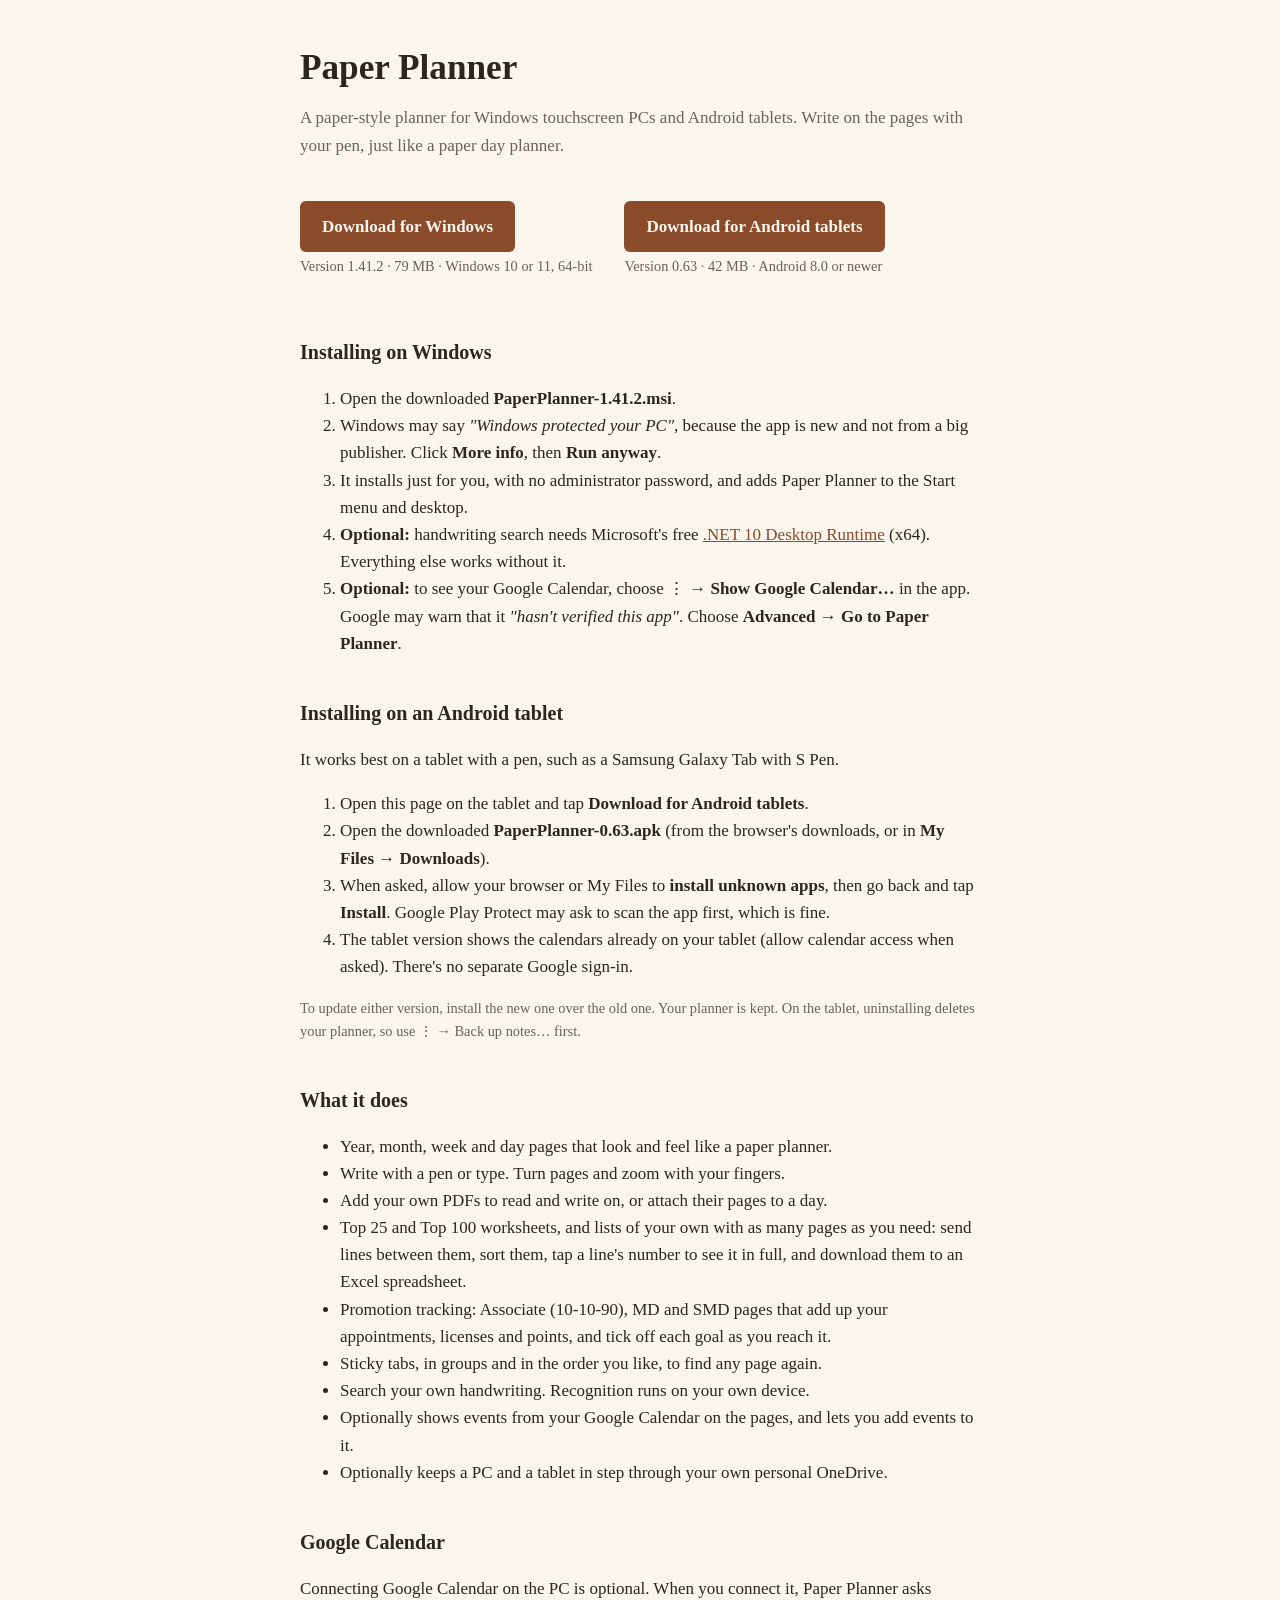
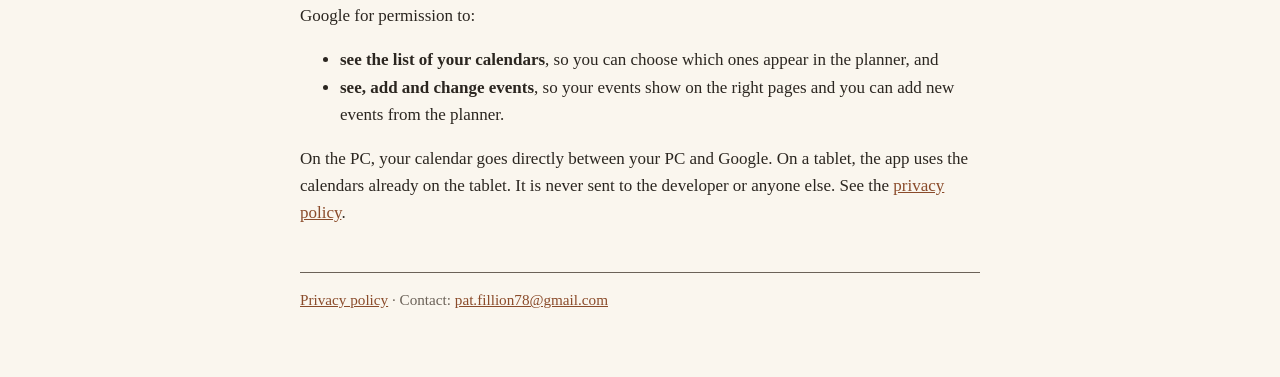
<file: index.html>
<!doctype html>
<html lang="en">
<head>
<meta charset="utf-8">
<meta name="viewport" content="width=device-width, initial-scale=1">
<title>Paper Planner</title>
<link rel="stylesheet" href="style.css">
</head>
<body>
<main>
  <h1>Paper Planner</h1>
  <p class="lede">A paper-style planner for Windows touchscreen PCs and Android tablets. Write on the pages with your pen, just like a paper day planner.</p>

  <div class="downloads">
    <p><a class="download" href="https://github.com/PFizzlemanizzle/PFizzlemanizzle.github.io/releases/download/pc-1.41.2/PaperPlanner-1.41.2.msi">Download for Windows</a><br>
    <span class="small">Version 1.41.2 · 79 MB · Windows 10 or 11, 64-bit</span></p>
    <p><a class="download" href="https://github.com/PFizzlemanizzle/PFizzlemanizzle.github.io/releases/download/tablet-0.63/PaperPlanner-0.63.apk">Download for Android tablets</a><br>
    <span class="small">Version 0.63 · 42 MB · Android 8.0 or newer</span></p>
  </div>

  <h2>Installing on Windows</h2>
  <ol>
    <li>Open the downloaded <strong>PaperPlanner-1.41.2.msi</strong>.</li>
    <li>Windows may say <em>"Windows protected your PC"</em>, because the app is new and not from a big publisher. Click <strong>More info</strong>, then <strong>Run anyway</strong>.</li>
    <li>It installs just for you, with no administrator password, and adds Paper Planner to the Start menu and desktop.</li>
    <li><strong>Optional:</strong> handwriting search needs Microsoft's free <a href="https://dotnet.microsoft.com/download/dotnet/10.0">.NET 10 Desktop Runtime</a> (x64). Everything else works without it.</li>
    <li><strong>Optional:</strong> to see your Google Calendar, choose ⋮ → <strong>Show Google Calendar…</strong> in the app. Google may warn that it <em>"hasn't verified this app"</em>. Choose <strong>Advanced → Go to Paper Planner</strong>.</li>
  </ol>

  <h2>Installing on an Android tablet</h2>
  <p>It works best on a tablet with a pen, such as a Samsung Galaxy Tab with S Pen.</p>
  <ol>
    <li>Open this page on the tablet and tap <strong>Download for Android tablets</strong>.</li>
    <li>Open the downloaded <strong>PaperPlanner-0.63.apk</strong> (from the browser's downloads, or in <strong>My Files → Downloads</strong>).</li>
    <li>When asked, allow your browser or My Files to <strong>install unknown apps</strong>, then go back and tap <strong>Install</strong>. Google Play Protect may ask to scan the app first, which is fine.</li>
    <li>The tablet version shows the calendars already on your tablet (allow calendar access when asked). There's no separate Google sign-in.</li>
  </ol>
  <p class="small">To update either version, install the new one over the old one. Your planner is kept. On the tablet, uninstalling deletes your planner, so use ⋮ → Back up notes… first.</p>

  <h2>What it does</h2>
  <ul>
    <li>Year, month, week and day pages that look and feel like a paper planner.</li>
    <li>Write with a pen or type. Turn pages and zoom with your fingers.</li>
    <li>Add your own PDFs to read and write on, or attach their pages to a day.</li>
    <li>Top 25 and Top 100 worksheets, and lists of your own with as many pages as you need: send lines between them, sort them, tap a line's number to see it in full, and download them to an Excel spreadsheet.</li>
    <li>Promotion tracking: Associate (10-10-90), MD and SMD pages that add up your appointments, licenses and points, and tick off each goal as you reach it.</li>
    <li>Sticky tabs, in groups and in the order you like, to find any page again.</li>
    <li>Search your own handwriting. Recognition runs on your own device.</li>
    <li>Optionally shows events from your Google Calendar on the pages, and lets you add events to it.</li>
    <li>Optionally keeps a PC and a tablet in step through your own personal OneDrive.</li>
  </ul>

  <h2>Google Calendar</h2>
  <p>Connecting Google Calendar on the PC is optional. When you connect it, Paper Planner asks Google for permission to:</p>
  <ul>
    <li><strong>see the list of your calendars</strong>, so you can choose which ones appear in the planner, and</li>
    <li><strong>see, add and change events</strong>, so your events show on the right pages and you can add new events from the planner.</li>
  </ul>
  <p>On the PC, your calendar goes directly between your PC and Google. On a tablet, the app uses the calendars already on the tablet. It is never sent to the developer or anyone else. See the <a href="privacy.html">privacy policy</a>.</p>

  <footer>
    <a href="privacy.html">Privacy policy</a> · Contact: <a href="mailto:pat.fillion78@gmail.com">pat.fillion78@gmail.com</a>
  </footer>
</main>
</body>
</html>
</file>
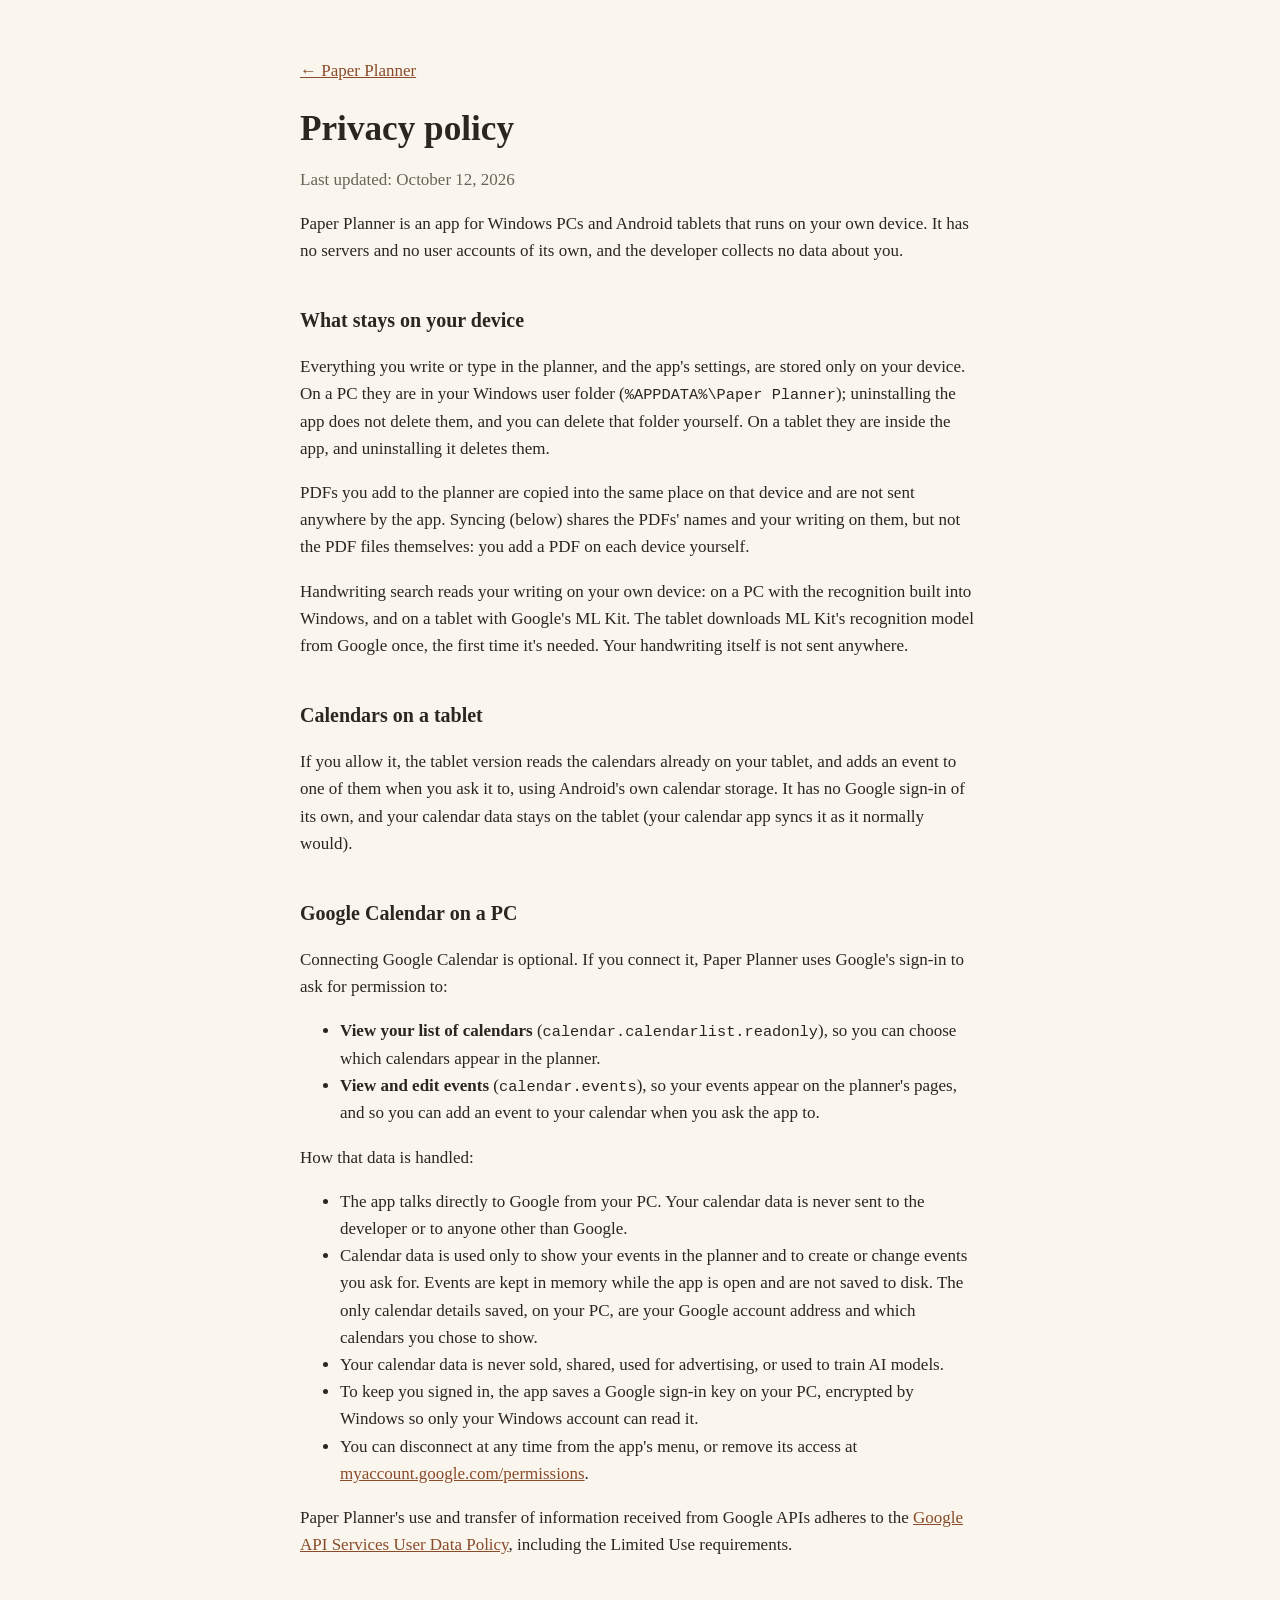
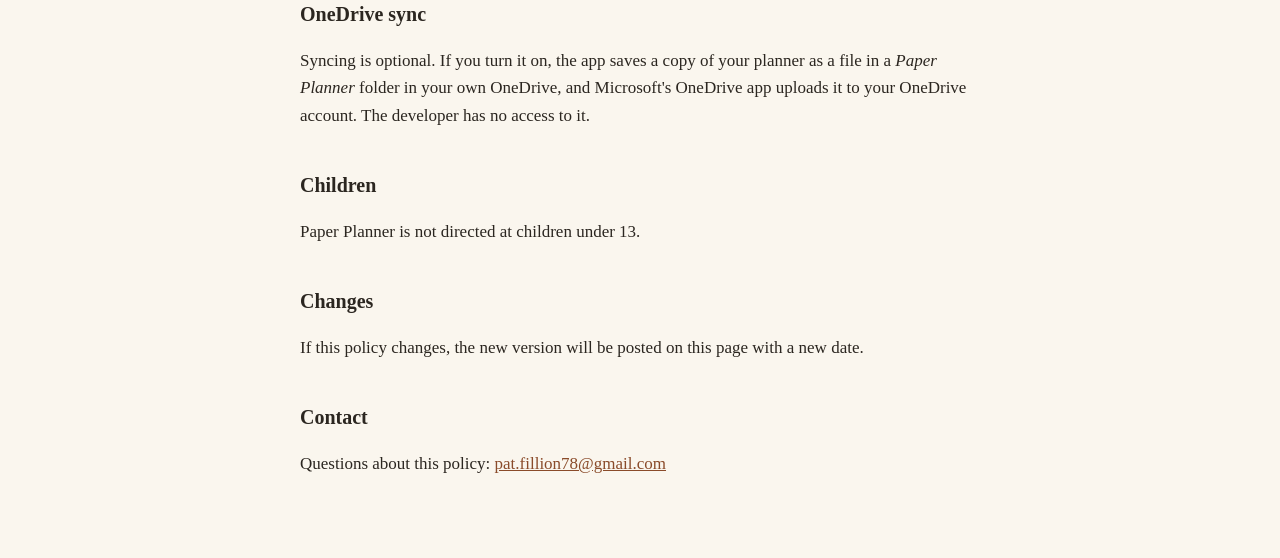
<file: privacy.html>
<!doctype html>
<html lang="en">
<head>
<meta charset="utf-8">
<meta name="viewport" content="width=device-width, initial-scale=1">
<title>Paper Planner Privacy Policy</title>
<link rel="stylesheet" href="style.css">
</head>
<body>
<main>
  <p><a href="index.html">← Paper Planner</a></p>
  <h1>Privacy policy</h1>
  <p class="lede">Last updated: October 12, 2026</p>

  <p>Paper Planner is an app for Windows PCs and Android tablets that runs on your own device. It has no servers and no user accounts of its own, and the developer collects no data about you.</p>

  <h2>What stays on your device</h2>
  <p>Everything you write or type in the planner, and the app's settings, are stored only on your device. On a PC they are in your Windows user folder (<code>%APPDATA%\Paper Planner</code>); uninstalling the app does not delete them, and you can delete that folder yourself. On a tablet they are inside the app, and uninstalling it deletes them.</p>
  <p>PDFs you add to the planner are copied into the same place on that device and are not sent anywhere by the app. Syncing (below) shares the PDFs' names and your writing on them, but not the PDF files themselves: you add a PDF on each device yourself.</p>
  <p>Handwriting search reads your writing on your own device: on a PC with the recognition built into Windows, and on a tablet with Google's ML Kit. The tablet downloads ML Kit's recognition model from Google once, the first time it's needed. Your handwriting itself is not sent anywhere.</p>

  <h2>Calendars on a tablet</h2>
  <p>If you allow it, the tablet version reads the calendars already on your tablet, and adds an event to one of them when you ask it to, using Android's own calendar storage. It has no Google sign-in of its own, and your calendar data stays on the tablet (your calendar app syncs it as it normally would).</p>

  <h2>Google Calendar on a PC</h2>
  <p>Connecting Google Calendar is optional. If you connect it, Paper Planner uses Google's sign-in to ask for permission to:</p>
  <ul>
    <li><strong>View your list of calendars</strong> (<code>calendar.calendarlist.readonly</code>), so you can choose which calendars appear in the planner.</li>
    <li><strong>View and edit events</strong> (<code>calendar.events</code>), so your events appear on the planner's pages, and so you can add an event to your calendar when you ask the app to.</li>
  </ul>
  <p>How that data is handled:</p>
  <ul>
    <li>The app talks directly to Google from your PC. Your calendar data is never sent to the developer or to anyone other than Google.</li>
    <li>Calendar data is used only to show your events in the planner and to create or change events you ask for. Events are kept in memory while the app is open and are not saved to disk. The only calendar details saved, on your PC, are your Google account address and which calendars you chose to show.</li>
    <li>Your calendar data is never sold, shared, used for advertising, or used to train AI models.</li>
    <li>To keep you signed in, the app saves a Google sign-in key on your PC, encrypted by Windows so only your Windows account can read it.</li>
    <li>You can disconnect at any time from the app's menu, or remove its access at <a href="https://myaccount.google.com/permissions">myaccount.google.com/permissions</a>.</li>
  </ul>
  <p>Paper Planner's use and transfer of information received from Google APIs adheres to the <a href="https://developers.google.com/terms/api-services-user-data-policy">Google API Services User Data Policy</a>, including the Limited Use requirements.</p>

  <h2>OneDrive sync</h2>
  <p>Syncing is optional. If you turn it on, the app saves a copy of your planner as a file in a <em>Paper Planner</em> folder in your own OneDrive, and Microsoft's OneDrive app uploads it to your OneDrive account. The developer has no access to it.</p>

  <h2>Children</h2>
  <p>Paper Planner is not directed at children under 13.</p>

  <h2>Changes</h2>
  <p>If this policy changes, the new version will be posted on this page with a new date.</p>

  <h2>Contact</h2>
  <p>Questions about this policy: <a href="mailto:pat.fillion78@gmail.com">pat.fillion78@gmail.com</a></p>
</main>
</body>
</html>
</file>
<file: style.css>
:root { color-scheme: light dark; --ink: #2b2620; --paper: #faf6ee; --accent: #8a4b2a; --muted: #6b6258; }
@media (prefers-color-scheme: dark) { :root { --ink: #ece4d6; --paper: #1d1a16; --accent: #e0a57f; --muted: #a89e90; } }
body { margin: 0; background: var(--paper); color: var(--ink); font: 17px/1.6 Georgia, "Times New Roman", serif; }
main { max-width: 680px; margin: 0 auto; padding: 40px 16px 64px; }
h1 { font-size: 2.2rem; margin: 0 0 8px; }
h2 { font-size: 1.25rem; margin-top: 2em; }
.lede { color: var(--muted); margin-top: 0; }
a { color: var(--accent); }
code { font-size: 0.9em; overflow-wrap: anywhere; }
footer { margin-top: 3em; padding-top: 1em; border-top: 1px solid var(--muted); color: var(--muted); font-size: 0.95rem; }
.download { display: inline-block; margin-top: 8px; padding: 12px 22px; background: var(--accent); color: var(--paper); border-radius: 6px; text-decoration: none; font-weight: bold; }
.download:hover { filter: brightness(1.1); }
.small { color: var(--muted); font-size: 0.9rem; }
.downloads { display: flex; flex-wrap: wrap; gap: 0 32px; }
</file>
